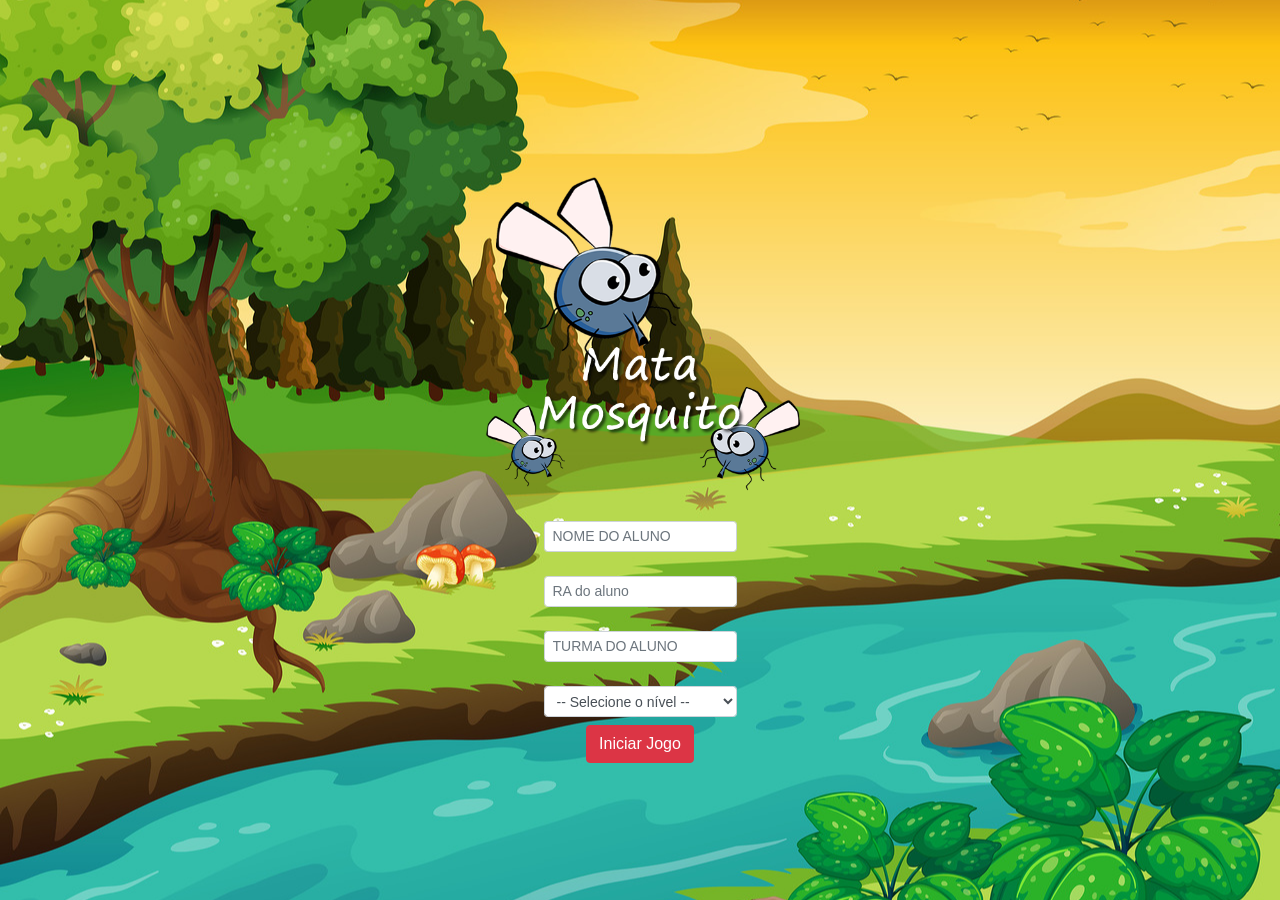
<file: mata_mosquito/index.html>
<!DOCTYPE html>
<html>

<head>
	<title>Educagame - Mata Mosquito</title>
	<meta charset="utf-8">

	<link rel="icon" href="imagens/educagame.ico" type="image/x-icon">

	<link rel="stylesheet" href="https://maxcdn.bootstrapcdn.com/bootstrap/4.0.0/css/bootstrap.min.css">

	<link rel="stylesheet" href="estilo.css" />

	<script>

		document.addEventListener("DOMContentLoaded", function () {

			document.getElementById("ra").addEventListener("input", function () {
				this.value = this.value.replace(/[^0-9]/g, '')
			})

			document.getElementById("turma").addEventListener("input", function () {
				this.value = this.value.toUpperCase()
			})

		})

		function iniciarJogo() {

			// CORREÇÃO AQUI
			var aluno = document.getElementById('aluno').value.toUpperCase().trim()

			var ra = document.getElementById('ra').value.trim()

			if (!/^[0-9]+$/.test(ra)) {

				alert("RA deve conter apenas números")
				return false

			}

			var turma = document.getElementById('turma').value.toUpperCase().trim()

			var regexTurma = /^[0-9][A-Z]$/

			if (!regexTurma.test(turma)) {

				alert("Turma deve ser no formato: 1A, 2B, 3C...")
				return false

			}

			var nivel = document.getElementById('nivel').value

			if (aluno.length < 3 || ra === '' || turma === '') {

				alert('Informe o nome, RA e turma do aluno')
				return false

			}

			if (nivel === '') {

				alert('Selecione um nível para iniciar o jogo')
				return false

			}

			// CORREÇÃO PADRONIZAÇÃO
			localStorage.setItem("nome", aluno)
			localStorage.setItem("ra", ra)
			localStorage.setItem("turma", turma)

			document.getElementById("btnIniciar").disabled = true

			window.location.href = "app.html?" + nivel

		}

	</script>

</head>

<body>

	<div class="container">

		<div class="row">
			<div class="col">
				<div class="d-flex justify-content-center">
					<img src="imagens/game.png" width="320">
				</div>
			</div>
		</div>

		<br>

		<div class="row">
			<div class="col">

				<div class="d-flex justify-content-center">

					<div class="mb-2">

						<input type="text" class="form-control form-control-sm" id="aluno" placeholder="Nome do aluno"
							maxlength="45" style="text-transform:uppercase">

						<br>

						<input type="text" class="form-control form-control-sm" id="ra" placeholder="RA do aluno"
							maxlength="10" inputmode="numeric">

						<br>

						<input type="text" class="form-control form-control-sm" id="turma" placeholder="Turma do aluno"
							maxlength="2" style="text-transform:uppercase">
						<br>

						<select class="form-control form-control-sm" id="nivel">
							<option value="">-- Selecione o nível --</option>
							<option value="facil">Fácil</option>
							<option value="normal">Normal</option>
							<option value="dificil">Difícil</option>
							<option value="muito_dificil">Muito Difícil</option>
						</select>

					</div>

				</div>

			</div>
		</div>


		<div class="row">
			<div class="col">
				<div class="d-flex justify-content-center">
					<button id="btnIniciar" type="button" class="btn btn-danger" onclick="iniciarJogo()">

						Iniciar Jogo

					</button>
				</div>
			</div>
		</div>

	</div>

</body>

</html>
</file>
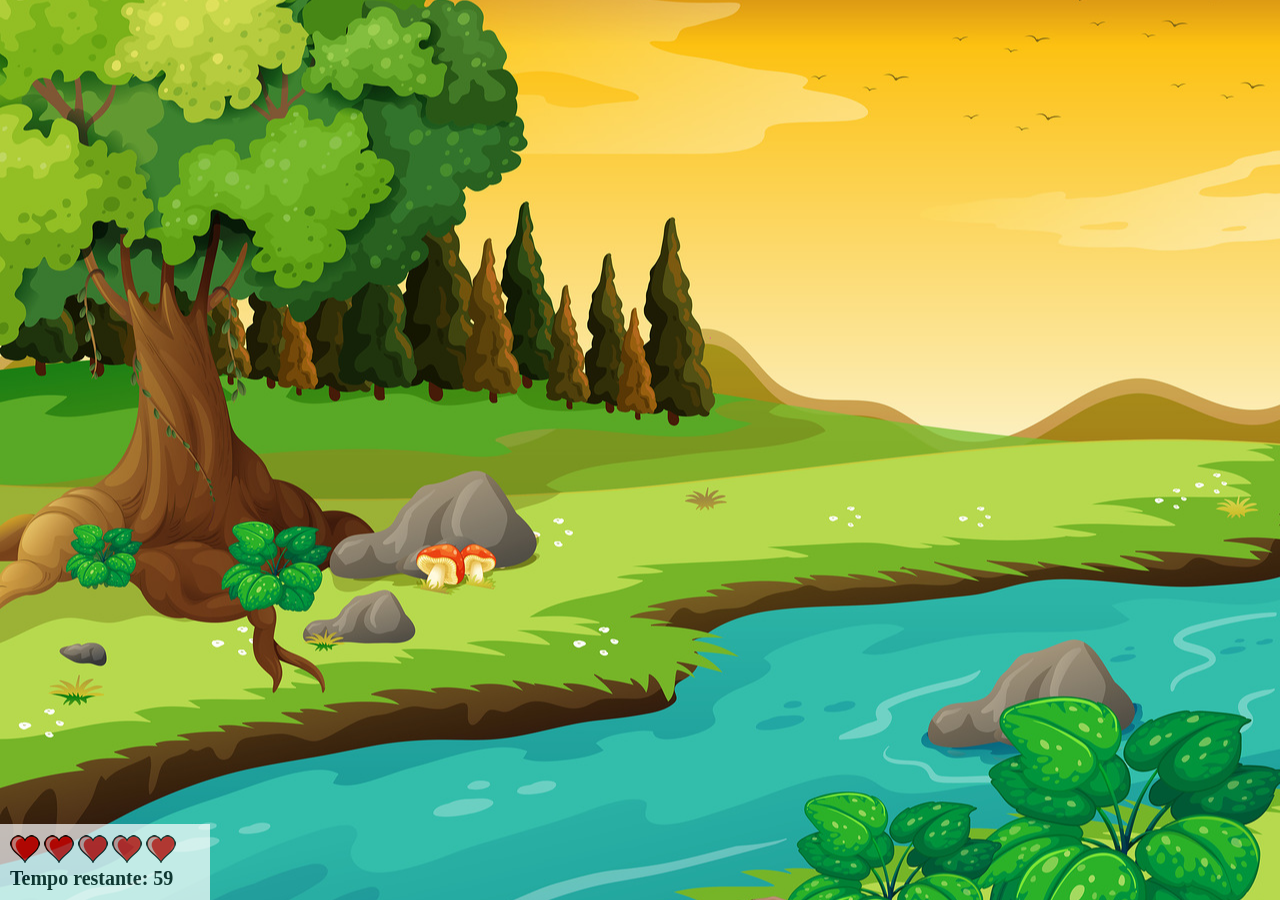
<file: mata_mosquito/app.html>
<!DOCTYPE html>
<html>

<head>
	<title></title>
	<meta charset="utf-8">
	<link rel="stylesheet" type="text/css" href="estilo.css" />
	<script src="jogo.js"></script>
</head>

<body onresize="ajustaTamanhoPalcoJogo()">

	<div class="painel">
		<div class="vidas">
			<img id="v1" src="imagens/coracao_cheio.png">
			<img id="v2" src="imagens/coracao_cheio.png">
			<img id="v3" src="imagens/coracao_cheio.png">
			<img id="v4" src="imagens/coracao_cheio.png">
			<img id="v5" src="imagens/coracao_cheio.png">
		</div>

		<div class="cronometro">Tempo restante: <span id="cronometro"></span></div>

	</div>

	<script>
		document.getElementById('cronometro').innerHTML = tempo

		var criaMosquito = setInterval(function () {
			posicaoRandomica()
		}, criaMosquitoTempo)
	</script>

</body>

</html>
</file>
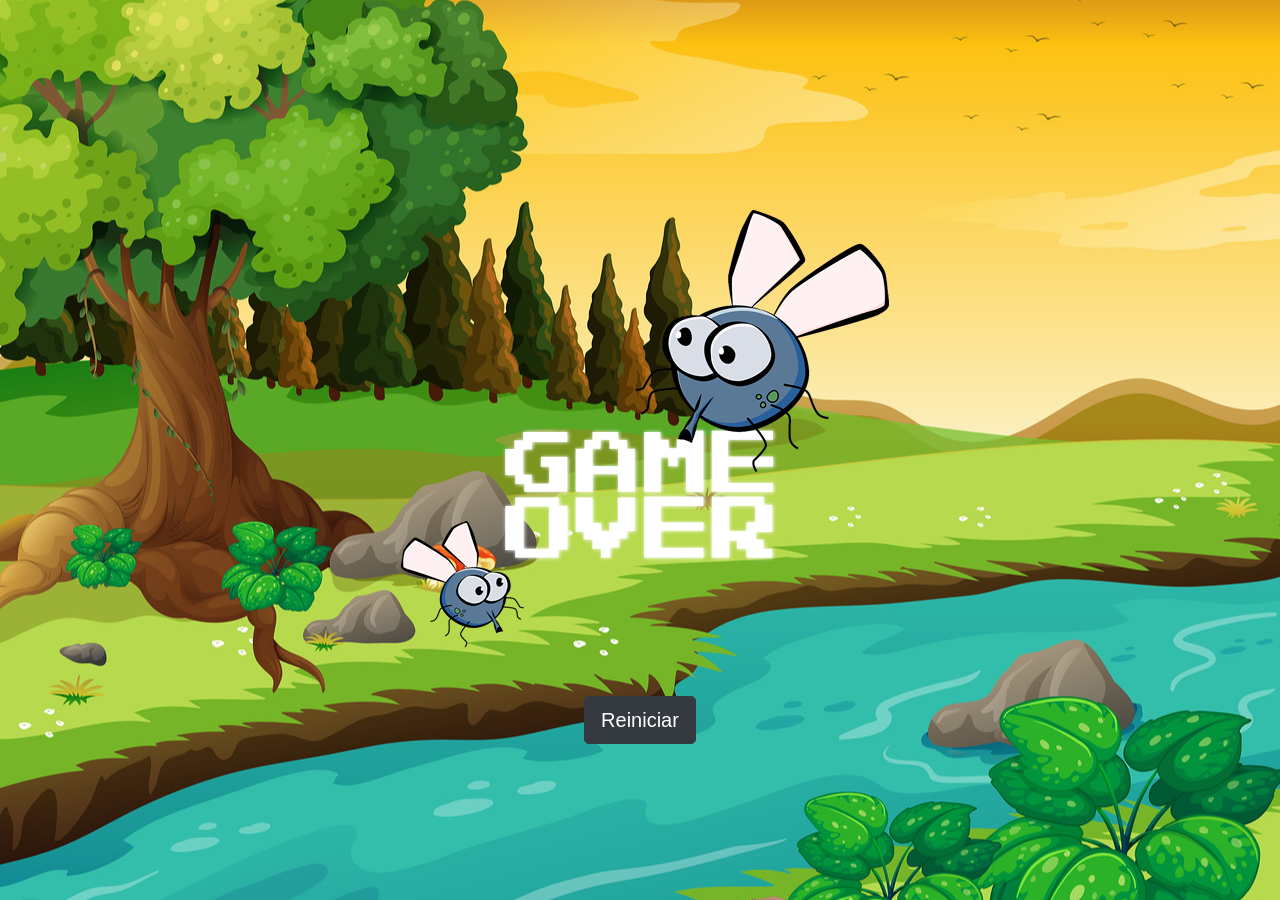
<file: mata_mosquito/fim_de_jogo.html>
<!DOCTYPE html>
<html>
	<head>
		<title></title>
		<meta charset="utf-8">
		<link rel="stylesheet" href="https://maxcdn.bootstrapcdn.com/bootstrap/4.0.0/css/bootstrap.min.css" integrity="sha384-Gn5384xqQ1aoWXA+058RXPxPg6fy4IWvTNh0E263XmFcJlSAwiGgFAW/dAiS6JXm" crossorigin="anonymous">

		<link rel="stylesheet" href="estilo.css" />
	</head>
	<body>

		<div class="container">
			<div class="row">
				<div class="col">
					<div class="d-flex justify-content-center">
						<img src="imagens/game_over.png" />
					</div>
				</div>
			</div>


			<div class="row">
				<div class="col">
					<div class="d-flex justify-content-center">
						<button type="button" class="btn btn-dark btn-lg" onclick="window.location.href = 'index.html' ">Reiniciar</button>
					</div>
				</div>
			</div>
		</div>

	</body>
</html>
</file>
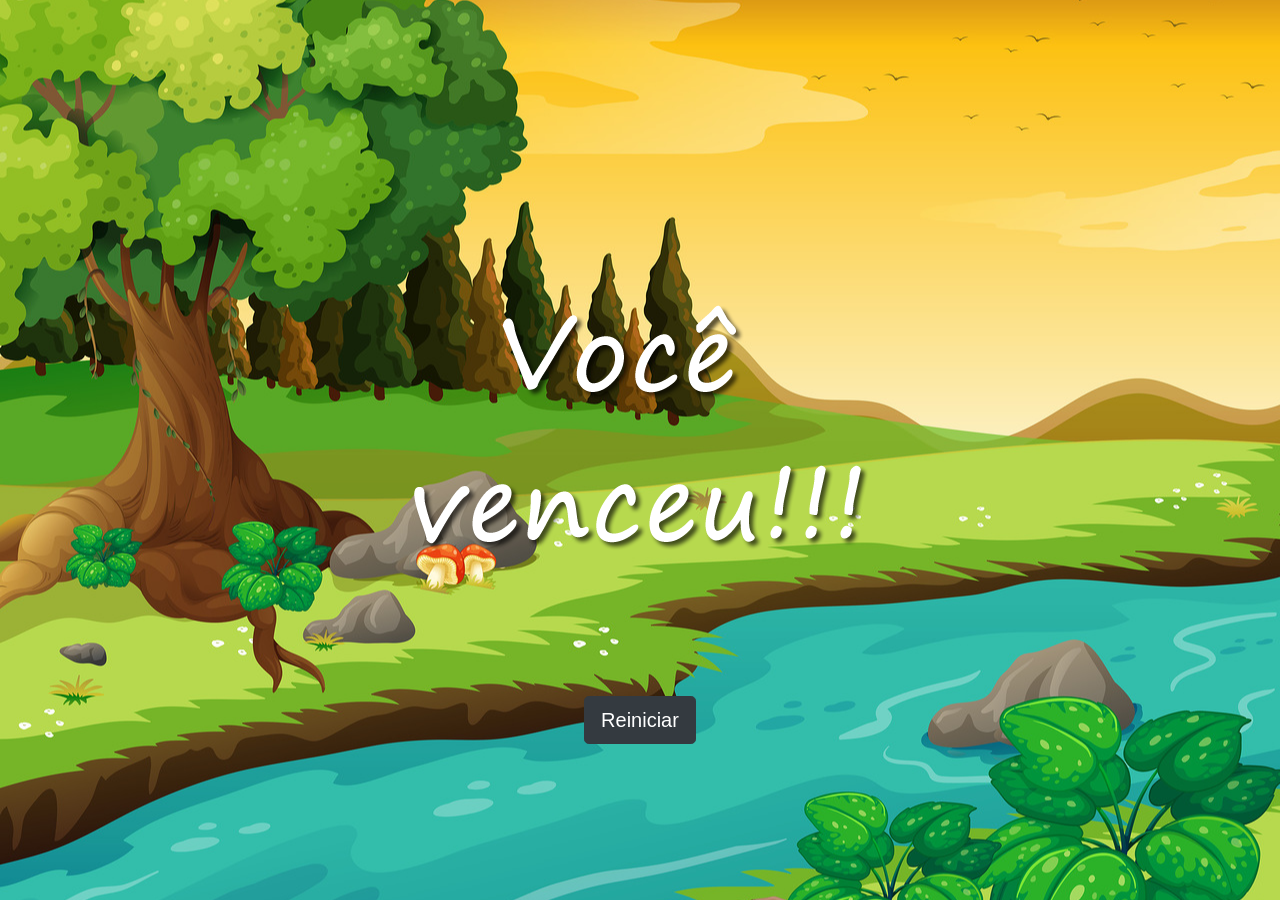
<file: mata_mosquito/vitoria.html>
<!DOCTYPE html>
<html>
	<head>
		<title></title>
		<meta charset="utf-8">
		<link rel="stylesheet" href="https://maxcdn.bootstrapcdn.com/bootstrap/4.0.0/css/bootstrap.min.css" integrity="sha384-Gn5384xqQ1aoWXA+058RXPxPg6fy4IWvTNh0E263XmFcJlSAwiGgFAW/dAiS6JXm" crossorigin="anonymous">

		<link rel="stylesheet" href="estilo.css" />
	</head>
	<body>

		<div class="container">
			<div class="row">
				<div class="col">
					<div class="d-flex justify-content-center">
						<img src="imagens/vitoria.png" />
					</div>
				</div>
			</div>


			<div class="row">
				<div class="col">
					<div class="d-flex justify-content-center">
						<button type="button" class="btn btn-dark btn-lg" onclick="window.location.href = 'index.html' ">Reiniciar</button>
					</div>
				</div>
			</div>
		</div>

	</body>
</html>
</file>
<file: mata_mosquito/estilo.css>
.container {
	margin-top: 40px;
}

html {
	cursor: url(imagens/mata_mosquito.png) 30 30, auto;
}

body {
	background-image: url(imagens/bg.jpg);
	background-repeat: no-repeat;
	background-size: cover;
	background-position: center;

	height: 100vh;
	margin: 0;

	display: flex;
	justify-content: center;
	align-items: center;
}

.mosquito1 {
	width: 50px;
	height: 50px;
}

.mosquito2 {
	width: 70px;
	height: 70px;
}

.mosquito3 {
	width: 90px;
	height: 90px;
}

.ladoA {
	transform: scaleX(1);
}

.ladoB {
	transform: scaleX(-1);
}

.painel {
	position: absolute;
	width: 190px;
	padding: 10px;
	left: 0px;
	bottom: 0px;
	border-top: solid 1px #fff;
	background-color: #fff;
	opacity: 0.7;
}

.vidas {
	float: left;
}

.cronometro {
	float: left;
	font-size: 20px;
	font-weight: bold;
}
</file>
